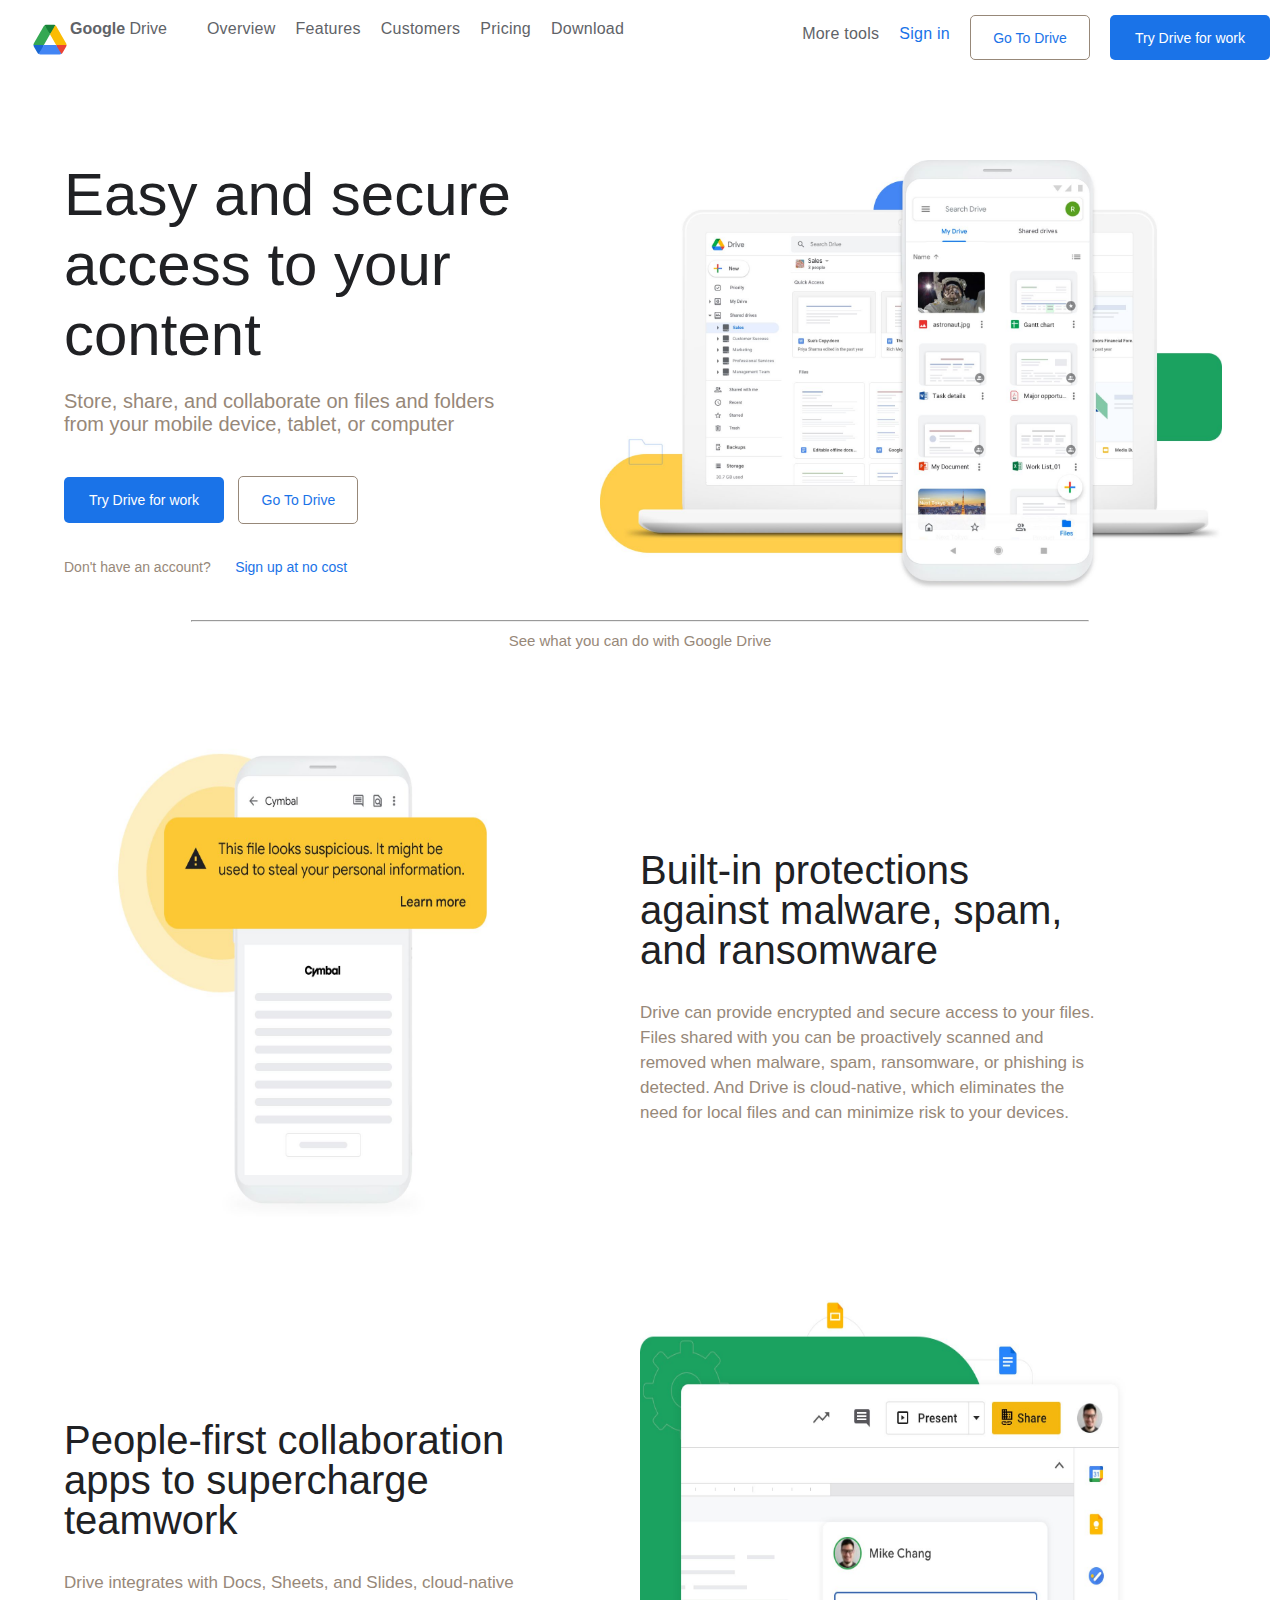
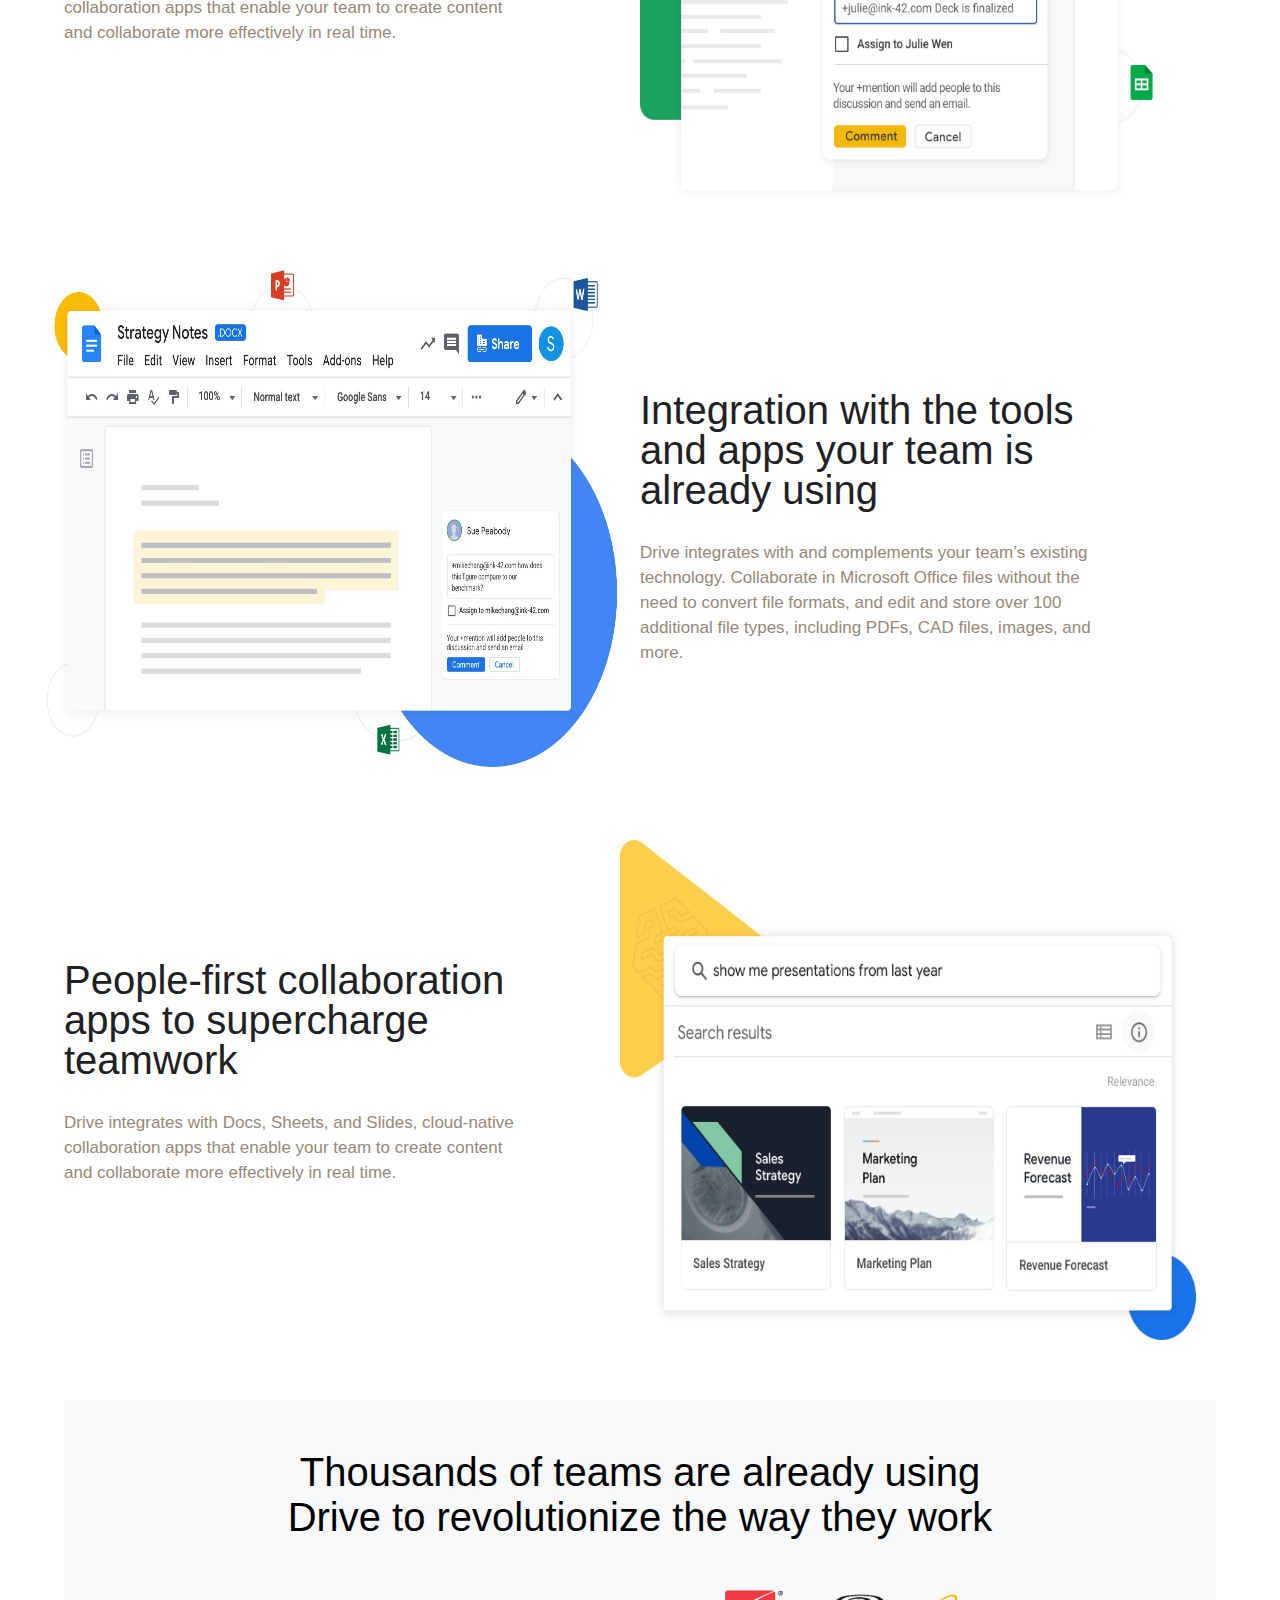
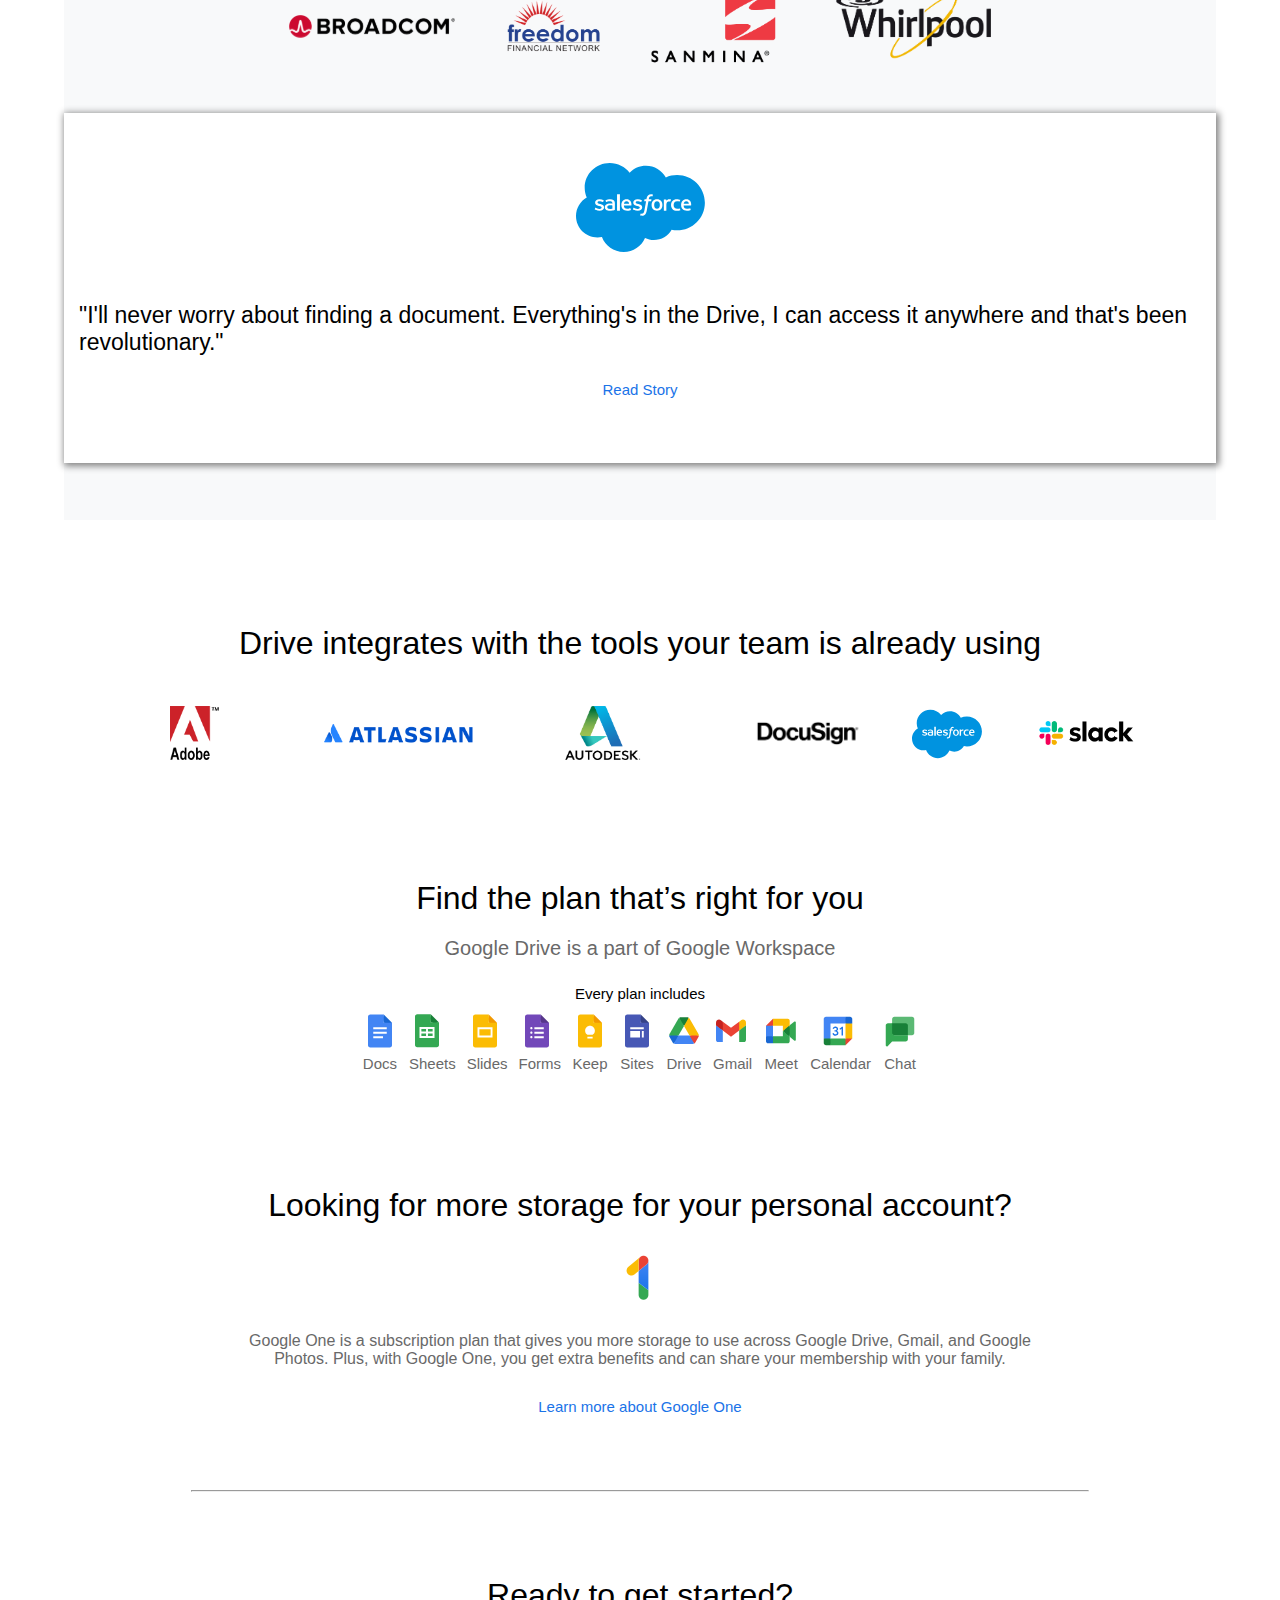
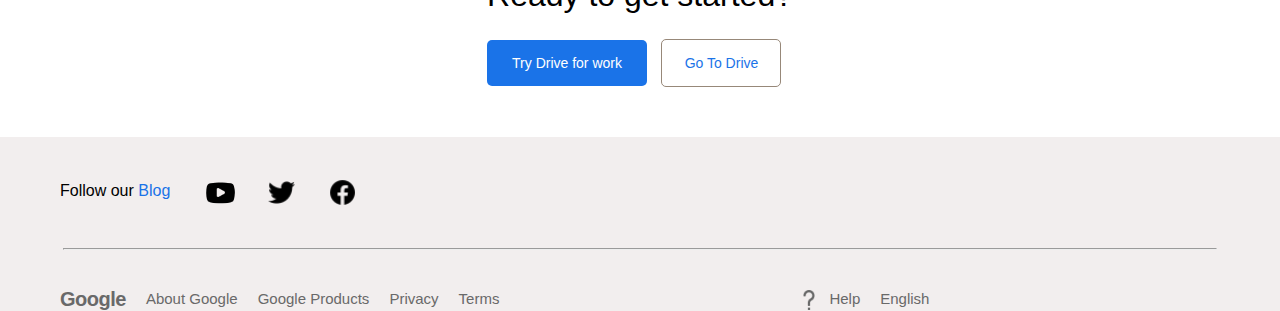
<file: index.html>
<!DOCTYPE html>
<html lang="en">
	<head>
		<meta charset="UTF-8" />
		<meta name="viewport" content="width=device-width, initial-scale=1.0" />
		<title>Google Drive</title>
		<link rel="stylesheet" href="./css/styles.css"/>
	</head>

	<body>
		<header>
			<nav class="navbar flex">
				<div class="nav_items flex">
					<div class="navleft flex">
						<div class="logo">
							<ul class="flex no_style">
								<img
									src="./img/drive logo.svg"
									alt="drive logo"
								/>
								<p><b>Google</b> Drive</p>
							</ul>
						</div>
						<div class="menu flex">
							<ul class="no_style flex">
								<li>Overview</li>
								<li>Features</li>
								<li>Customers</li>
								<li>Pricing</li>
								<li>Download</li>
							</ul>
						</div>
					</div>
				</div>
				<div class="navright flex">
					<ul class="no_style flex">
						<li>More tools</li>
						<li class="blue">Sign in</li>
						<button class="dr_btn">Go To Drive</button>
						<button class="try_btn">Try Drive for work</button>
					</ul>
				</div>
			</nav>
		</header>
		<main>
			<div class="holder">
				<div class="section1 flex">
					<div class="textbox">
						<div class="text">
							<h1>Easy and secure access to your content</h1>
							<p>
								Store, share, and collaborate on files and folders from your
								mobile device, tablet, or computer
							</p>
							<button class="try_btn">Try Drive for work</button>
							<button class="dr_btn">Go To Drive</button>
						</div>
						<div class="textbox_end">
							<button class="account">Don't have an account?</button>
							<button class="sign_up blue">Sign up at no cost</button>
						</div>
					</div>
					<div class="section1_img">
						<img src="./img/section1.jpg" alt="" />
					</div>
				</div>
				<div class="section1_end">
					<hr />
					<p>See what you can do with Google Drive</p>
				</div>
			</div>
			<div class="holder">
				<div class="section2 flex">
					<div class="section2_img">
						<img src="./img/section2.jpg" alt="" />
					</div>
					<div class="textbox2">
						<div class="text2">
							<h1>
								Built-in protections against malware, spam, and ransomware
							</h1>
							<p>
								Drive can provide encrypted and secure access to your files.
								Files shared with you can be proactively scanned and removed
								when malware, spam, ransomware, or phishing is detected. And
								Drive is cloud-native, which eliminates the need for local files
								and can minimize risk to your devices.
							</p>
						</div>
					</div>
				</div>
			</div>
			<div class="holder">
				<div class="section3 flex">
					<div class="textbox2">
						<div class="text2">
							<h1>People-first collaboration apps to supercharge teamwork</h1>
							<p>
								Drive integrates with Docs, Sheets, and Slides, cloud-native
								collaboration apps that enable your team to create content and
								collaborate more effectively in real time.
							</p>
						</div>
					</div>
					<div class="section3_img">
						<img src="./img/section3.jpg" alt="" />
					</div>
				</div>
			</div>
			<div class="holder">
				<div class="section4 flex">
					<div class="section4_img">
						<img src="./img/section4.jpg" alt="" />
					</div>
					<div class="textbox2">
						<div class="text2">
							<h1>
								Integration with the tools and apps your team is already using
							</h1>
							<p>
								Drive integrates with and complements your team’s existing
								technology. Collaborate in Microsoft Office files without the
								need to convert file formats, and edit and store over 100
								additional file types, including PDFs, CAD files, images, and
								more.
							</p>
						</div>
					</div>
				</div>
			</div>
			<div class="holder">
				<div class="section5 flex">
					<div class="textbox2">
						<div class="text2">
							<h1>People-first collaboration apps to supercharge teamwork</h1>
							<p>
								Drive integrates with Docs, Sheets, and Slides, cloud-native
								collaboration apps that enable your team to create content and
								collaborate more effectively in real time.
							</p>
						</div>
					</div>
					<div class="section5_img">
						<img src="./img/section5.jpg" alt="" />
					</div>
				</div>
			</div>
			<div class="box_holder">
				<div class="teams">
					<h1>
						Thousands of teams are already using <br />
						Drive to revolutionize the way they work
					</h1>
					<div class="logos flex">
						<img src="./img/Broadcom.svg" alt="" />
						<img src="./img/logo_Freedom.svg" alt="" />
						<img src="./img/logo_Sanmina.svg" alt="" />
						<img src="./img/logo_Whirlpool.svg" alt="" />
					</div>
					<div class="salesforce">
						<img src="./img/sales logo.svg" alt="" />
						<p>
							"I'll never worry about finding a document. Everything's in the
							Drive, I can access it anywhere and that's been revolutionary."
						</p>
						<span>Read Story</span>
					</div>
				</div>
				<div class="integrates">
					<h1>Drive integrates with the tools your team is already using</h1>
					<div class="connect">
						<img src="img/logo-Adobe.svg" alt="" />
						<img src="img/logo-Atlassian.svg" alt="" />
						<img src="img/logo-Autodesk.svg" alt="" />
						<img src="img/logo-Docusign.svg" alt="" />
						<img src="img/sales logo.svg" alt="" class="sales" />
						<img src="img/logo-Slack.svg" alt="" />
					</div>
				</div>
				<div class="plan">
					<h1>Find the plan that’s right for you</h1>
					<h2>Google Drive is a part of Google Workspace</h2>
					<p>Every plan includes</p>
					<div class="google_logos">
						<article class="docs">
							<img src="img/docs.svg" alt="" />
							<p>Docs</p>
						</article>
						<article class="sheets">
							<img src="img/sheets.svg" alt="" />
							<p>Sheets</p>
						</article>
						<article class="slides">
							<img src="img/slides.svg" alt="" />
							<p>Slides</p>
						</article>
						<article class="forms">
							<img src="img/forms.svg" alt="" />
							<p>Forms</p>
						</article>
						<article class="keep">
							<img src="img/keep.svg" alt="" />
							<p>Keep</p>
						</article>
						<article class="sites">
							<img src="img/sites.svg" alt="" />
							<p>Sites</p>
						</article>
						<article class="drive">
							<img src="img/drive.svg" alt="" />
							<p>Drive</p>
						</article>
						<article class="gmail">
							<img src="img/gmail.svg" alt="" />
							<p>Gmail</p>
						</article>
						<article class="meet">
							<img src="img/meet.svg" alt="" />
							<p>Meet</p>
						</article>
						<article class="calendar">
							<img src="img/calendar.svg" alt="" />
							<p>Calendar</p>
						</article>
						<article class="chat">
							<img src="img/chat.svg" alt="" />
							<p>Chat</p>
						</article>
					</div>
				</div>
				<div class="personal_account">
					<h1>Looking for more storage for your personal account?</h1>
					<img src="img/one.png" alt="" />
					<p>
						Google One is a subscription plan that gives you more storage to use
						across Google Drive, Gmail, and Google Photos. Plus, with Google
						One, you get extra benefits and can share your membership with your
						family.
					</p>
					<span>Learn more about Google One</span>
				</div>
				<hr class="bottom_hr" />
				<div class="ready">
					<h1>Ready to get started?</h1>
					<button class="try_btn">Try Drive for work</button>
					<button class="dr_btn">Go To Drive</button>
				</div>
			</div>
		</main>
		<footer>
			<div class="foot_top">
				<p>Follow our <span>Blog</span></p>
				<div class="foot_img">
					<img src="img/youtube.png" alt="" class="youtube" />
					<img src="img/twitter.png" alt="" />
					<img src="img/facebook.png" alt="" />
				</div>
			</div>
			<hr class="foot_hr" />
			<div class="foot_bottom">
				<ul>
					<h1>Google</h1>
					<li>About Google</li>
					<li>Google Products</li>
					<li>Privacy</li>
					<li>Terms</li>
				</ul>
				<div class="menu_list flex">
					<img src="img/questionmark.png" alt="" />
					<ul>
						<li>Help</li>
						<li>English</li>
					</ul>
				</div>
			</div>
		</footer>
	</body>
</html>
</file>
<file: css/styles.css>
* {
	margin: 0;
	padding: 0;
	font-family: Arial, Helvetica, sans-serif;
}

.blue {
	color: #1a73e8;
}

.flex {
	display: flex;
}

.no_style {
	list-style: none;
}

/* navbar starts here*/

.navbar {
	margin: 0 10px 0 10px;
	justify-content: space-between;
	margin-top: 10px;
	color: #5f6368;
}

.navbar li {
	font-size: 16px;
	letter-spacing: 0.25px;
	height: 100%;
}

.navleft {
	margin-top: 10px;
}

.navleft ul {
	margin-left: 20px;
}

.navleft ul li {
	margin-left: 20px;
	font-weight: 500;
}

.navright {
	margin-top: 5px;
}

.navright ul li {
	margin-left: 20px;
	margin-top: 10px;
	font-weight: 500;
}

.navright ul button {
	margin-left: 20px;
}

.logo ul {
	height: 40px;
}

.logo ul li {
	margin-left: -2px;
	margin-top: 10px;
}

.dr_btn {
	margin-left: 10px;
	width: 120px;
	background-color: white;
	color: #1a73e8;
	border: 1px solid #978879;
	border-radius: 5px;
	padding-top: -20px;
	font-size: 14px;
	font-weight: 500;
}

.try_btn {
	width: 160px;
	background-color: #1a73e8;
	border: none;
	border-radius: 5px;
	color: white;
	font-size: 14px;
	font-weight: 500;
}

/*navbar ends here*/

.holder {
	width: 100%;
	height: 500px;
}

/*section1 starts here*/

.section1 {
	width: 90%;
	margin: auto;
	margin-top: 100px;
}

.textbox {
	width: 40%;
}

.textbox h1 {
	line-height: 70px;
	font-size: 60px;
	font-weight: 500;
	color: #202124;
}

.textbox p {
	font-size: 20px;
	color: #978879;
	font-weight: 500;
}

.text h1 {
	margin-bottom: 20px;
}

.text p {
	margin-bottom: 40px;
}

.text button {
	margin-bottom: 20px;
	padding-top: 15px;
	padding-bottom: 15px;
}

.textbox_end button {
	padding-top: 15px;
	padding-bottom: 15px;
	text-align: center;
	background-color: transparent;
	border: none;
	font-size: 14px;
	font-weight: 500;
}

.account {
	margin-right: 10px;
	color: #978879;
}

.sign_up {
	margin-left: 10px;
}

.section1_img {
	width: 60%;
}

.section1_img img {
	width: 90%;
	height: 100%;
	padding-left: 75px;
}

.section1_end {
	margin-top: 30px;
}

hr {
	width: 70%;
	margin: auto;
}

.section1_end p {
	margin-top: 10px;
	text-align: center;
	font-size: 15px;
	color: #978879;
	font-weight: 500;
}

/*section1 ends here*/

/*section2 starts here*/

.section2 {
	width: 90%;
	margin: auto;
	margin-top: 70px;
	margin-bottom: 30px;
	height: 100%;
}

.section2_img {
	width: 50%;
}

.section2_img img {
	width: 90%;
	height: 100%;
	margin-right: 2px;
}

.textbox2 {
	width: 50%;
}

.textbox2 h1 {
	line-height: 40px;
	font-size: 40px;
	font-weight: 500;
	color: #202124;
}

.textbox2 p {
	font-size: 17px;
	color: #978879;
	font-weight: 100;
	line-height: 25px;
}

.text2 {
	width: 80%;
	margin-top: 120px;
}

.text2 h1 {
	margin-bottom: 30px;
}

.text2 p {
	margin-bottom: 40px;
}

/*section2 ends here*/

/*section3 starts here*/

.section3 {
	width: 90%;
	margin: auto;
	margin-top: 70px;
	margin-bottom: 30px;
	height: 100%;
}

.section3_img {
	width: 50%;
}

.section3_img img {
	width: 90%;
	height: 100%;
	margin-right: 2px;
}

.textbox2 {
	width: 50%;
}

.textbox2 h1 {
	line-height: 40px;
	font-size: 40px;
	font-weight: 500;
	color: #202124;
}

.textbox2 p {
	font-size: 17px;
	color: #978879;
	font-weight: 100;
	line-height: 25px;
}

.text2 {
	width: 80%;
	margin-top: 120px;
}

.text2 h1 {
	margin-bottom: 30px;
}

.text2 p {
	margin-bottom: 40px;
}

/*section3 ends here*/

/*section4 starts here*/

.section4 {
	width: 90%;
	margin: auto;
	margin-top: 70px;
	margin-bottom: 30px;
	height: 100%;
}

.section4_img {
	width: 50%;
}

.section4_img img {
	width: 100%;
	height: 100%;
	margin-left: -20px;
}

/*section4 ends here*/

/*section5 starts here*/

.section5 {
	width: 90%;
	margin: auto;
	margin-top: 70px;
	margin-bottom: 30px;
	height: 100%;
}

.section5_img {
	width: 50%;
}

.section5_img img {
	width: 100%;
	height: 100%;
	margin-left: -20px;
}

/*section5 ends here*/
.box_holder {
	display: flex;
	flex-direction: column;
	row-gap: 5px;
	align-items: center;
	margin-top: 60px;
}

.teams {
	background-color: #f8f9fa;
	width: 90%;
	height: 720px;
}

.teams h1 {
	font-size: 40px;
	font-weight: 400;
	text-align: center;
	margin-top: 50px;
}

.logos {
	text-align: center;
	justify-content: space-evenly;
	margin: 50px auto;
	width: 70%;
}

.salesforce {
	margin-top: 00px;
	box-shadow: 1.5px 1.5px 7px 1.5px gray;
	width: 100%;
	height: 350px;
  align-items: center;
  display: flex;
  flex-direction: column;
  background-color: rgb(255, 255, 255);
}

.salesforce img{
  margin: 50px 20px;
}

.salesforce p{
  font-size: 23px;
  margin-left: 15px;
}

.salesforce span{
  margin-top: 25px;
  font-size: 15px;
  color: #1a73e8;
}

.integrates{
  margin-top: 100px;
  height: 200px;
  display: flex;
  flex-direction: column;
}

.integrates h1{
  text-align: center;
  margin-bottom: 20px;
  font-weight: 500;
}

.connect .sales{
  height: 60px;
  width: 70px;
  margin-bottom: 20px;
}

.plan{
  margin-top: 50px;
  align-items: center;
}

.plan h1{
  font-weight: 400;
  margin-bottom: 20px;
  text-align: center;
}

.plan h2{
  font-weight: 400;
  font-size: 20px;
  color: #696969;
  text-align: center;
}

.plan p{
  font-size: 15px;
  font-weight: 500;
  text-align: center;
  margin-top: 25px;
  margin-bottom: 10px;
}

.google_logos{
  display: flex;
  column-gap: 11px;
}

.google_logos img{
  margin-bottom: -23px;
}

.google_logos .calendar img{
  margin-left: 10px;
}

.google_logos p{
  color: #696969;
}

.personal_account{
 display: flex;
 flex-direction: column;
 align-items: center;
 margin-top: 100px;
}

.personal_account h1{
  font-weight: 500;
}

.personal_account img{
  margin-top: 30px;
  margin-bottom: 30px;
}

.personal_account p{
  text-align: center;
  width: 94ch;
  color: #696969;
  margin-bottom: 30px;
}

.personal_account span{
  font-size: 15px;
  color: #1a73e8;
}

.bottom_hr{
 text-align: center;
 margin-top: 70px;
}

.ready h1{
  font-weight: 500;
  margin-top: 80px;
  margin-bottom: 25px;;
}

.ready button{
  padding: 15px 10px 15px 10px;
}

footer{
  display: flex;
  flex-direction: column;
  margin-top: 50px;
  background-color: #f2eeee;
}

.foot_top{
  display: flex;
  flex-direction: row;
  width: 100%;
  column-gap: 35px;
  margin-top: 40px;
  margin-bottom: 40px;
}

.foot_top p{
  font-size: 16px;
  font-weight: 400;
  margin-left: 60px;
  margin-top: 5px;
}

.foot_top span{
  color: #1a73e8;
}

.foot_top .youtube{
  height: 31px;
}

.foot_top .foot_img{
  display: flex;
  column-gap: 30px;
}

.foot_hr{
  margin: 10ox;
  width: 90%;
}

.foot_bottom{
  margin-left: 60px;
  margin-top: 40px;
  display: flex;
  column-gap: 300px;
}

.foot_bottom ul{
  list-style: none;
  display: flex;
  column-gap: 20px;
  color: #696969;
}

.foot_bottom ul h1{
  font-size: 20px;
  letter-spacing: -.5px;
  margin-top: -2px;
}

.foot_bottom ul li{
  font-size: 15px;
}

.menu_list img{
  height: 20px;
  margin-right: 10px;
}
 
.menu_list ul li{
  column-gap: 20px;
}
</file>
